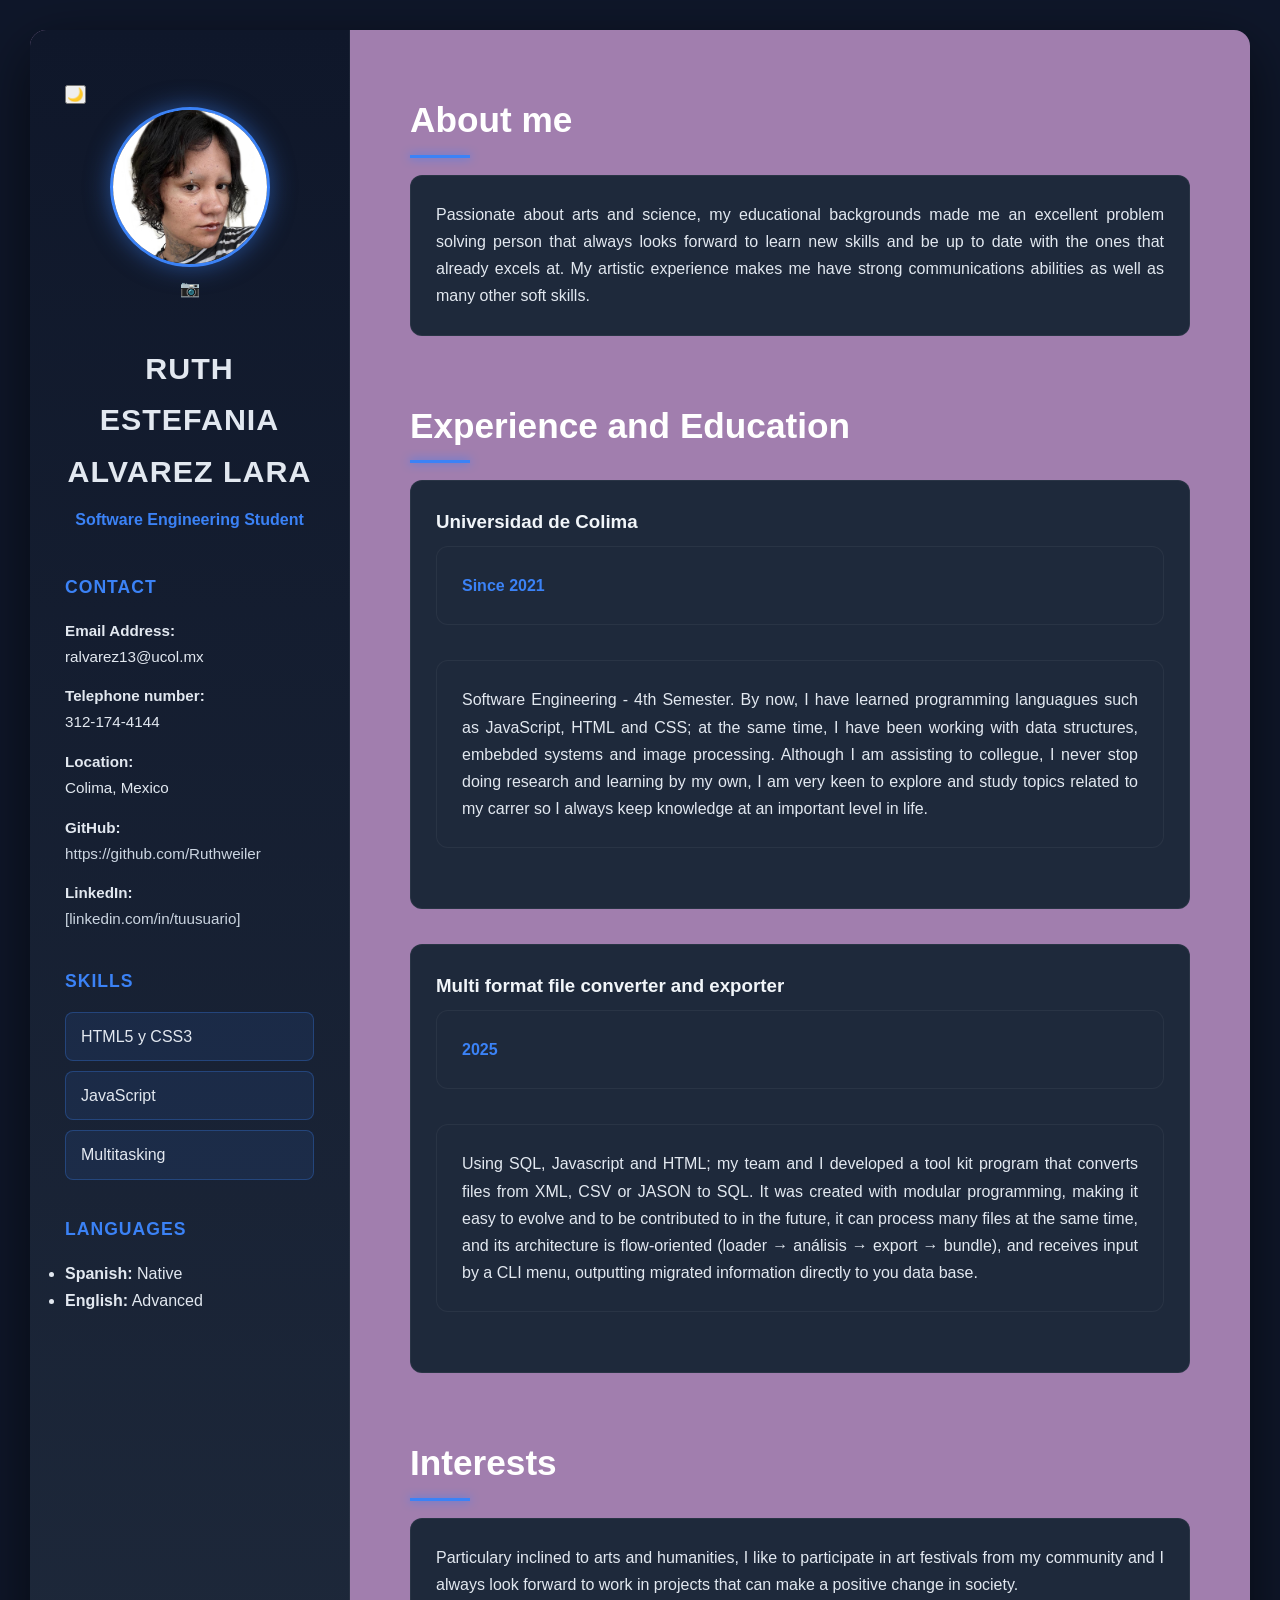
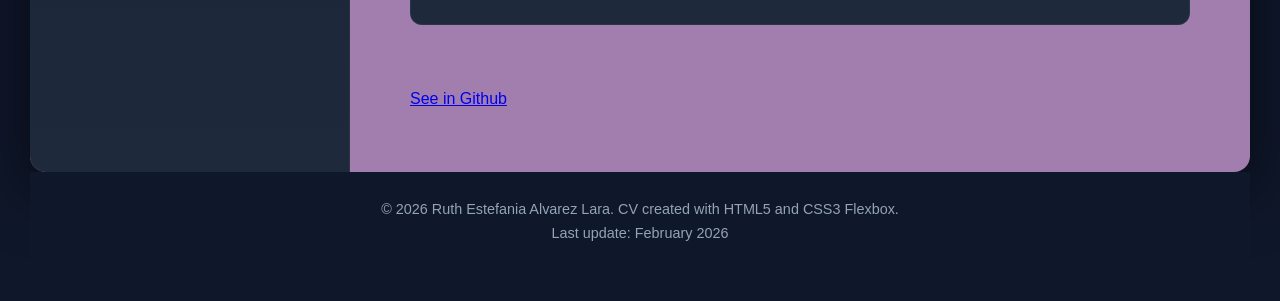
<file: index.html>
<!DOCTYPE html>
<html lang="es">

<head>
    <meta charset="UTF-8">
    <meta name="viewport" content="width=device-width, initial-scale=1.0">
    <title>CV - ALVAREZ LARA RUTH ESTEFANIA</title>
    
    <!-- Vincula tu archivo CSS aquí -->
    <link rel="stylesheet" href="style.css">
    
    <!-- Google Fonts - Puedes cambiar la fuente si quieres -->
    <link href="https://fonts.google.com/specimen/Saira?categoryFilters=Technology:%2FTechnology%2FVariable;600;700&display=swap">
</head>
<body>
    

    <div class="cv-container">

        <!--
             SIDEBAR (Columna Izquierda)
             Aquí va información personal, contacto y habilidades
        -->
        <aside class="sidebar">

            <!-- Botoón Dark mode -->
            <button id="themeToggle" aria-label="Cambiar tema">🌙</button>
            <script>
                const toggle = document.getElementById("themeToggle");
                toggle.addEventListener("click", () => {
                    document.body.classList.toggle("dark-mode");
                });
            </script>

            <!-- FOTO DE PERFIL (opcional - puedes quitar si no tienes) -->
            <div class="profile-photo">

                <img src="FOTO.jpeg" alt="RUTH ESTEFANIA ALVAREZ LARA">

                <div class="photo-placeholder">
                    📷
                </div>
            </div>

            <!-- NOMBRE Y TÍTULO -->
            <div class="sidebar-header">
                <h1>RUTH ESTEFANIA ALVAREZ LARA</h1>
                <p class="job-title">Software Engineering Student</p>
                <!-- Ejemplo: Estudiante de Ingeniería de Software -->
            </div>

            <!-- INFORMACIÓN DE CONTACTO -->
            <section class="sidebar-section">
                <h2>Contact</h2>
                <ul class="contact-list">
                    <li>
                        <strong>Email Address:</strong><br>
                        ralvarez13@ucol.mx
                    </li>
                    <li>
                        <strong>Telephone number:</strong><br>
                        312-174-4144
                    </li>
                    <li>
                        <strong>Location:</strong><br>
                        Colima, Mexico
                    </li>
                    <li>
                        <strong>GitHub:</strong><br>
                        <a href="#">https://github.com/Ruthweiler</a>
                    </li>
                    <li>
                        <strong>LinkedIn:</strong><br>
                        <a href="#">[linkedin.com/in/tuusuario]</a>
                    </li>
                </ul>
            </section>

            <!-- HABILIDADES TÉCNICAS -->
            <section class="sidebar-section">
                <h2>Skills</h2>
                <ul class="skills-list">
                    <!-- Personaliza con TUS habilidades reales -->
                    <li>HTML5 y CSS3</li>
                    <li>JavaScript</li>
                    <li>Multitasking</li>

                    <!-- Agrega más si tienes -->
                </ul>
            </section>

            <!-- IDIOMAS (opcional) -->
            <section class="sidebar-section">
                <h2>Languages</h2>
                <ul class="languages-list">
                    <li>
                        <strong>Spanish:</strong> Native
                    </li>
                    <li>
                        <strong>English:</strong> Advanced
                    </li>
                </ul>
            </section>

        </aside>

        <!-- 
             MAIN CONTENT (Columna Derecha)
             Aquí va el contenido principal: sobre ti, experiencia, educación
        -->
        <main class="main-content">



            <!-- SOBRE MÍ -->
            <section class="content-section">
                <h2>About me</h2>
                <p>
                    Passionate about arts and science, my educational backgrounds
                    made me an excellent problem solving person that always looks forward
                    to learn new skills and be up to date with the ones that already excels
                    at. My artistic experience makes me have strong communications abilities
                    as well as many other soft skills.
                </p>

            </section>

            <!-- EXPERIENCIA Y EDUCACIÓN -->
            <section class="content-section">
                <h2>Experience and Education</h2>

                <div class="experience-item">
                    <h3>Universidad de Colima</h3>
                    <p class="date-range">Since 2021</p>
                    <p class="description">
                        Software Engineering - 4th Semester.
                        By now, I have learned programming languagues such as JavaScript,
                        HTML and CSS; at the same time,  I have been working with data structures, embebded systems and image
                        processing. Although I am assisting to collegue, I never stop doing research and learning by my own,
                        I am very keen to explore and study topics related to my carrer so I always keep knowledge at an important level
                        in life.
                    </p>
                </div>

                <div class="experience-item">
                    <h3>Multi format file converter and exporter</h3>
                    <p class="date-range">2025</p>
                    <p class="description">
                        Using SQL, Javascript and HTML; my team and I developed a tool kit program that converts files from XML, CSV or JASON to SQL.
                        It was created with modular programming, making it easy to evolve and to be contributed to in the future, it can process many files
                        at the same time, and its architecture is flow-oriented (loader → análisis → export → bundle), and receives input by a CLI
                        menu, outputting migrated information directly to you data base.
                    </p>
                </div>


            </section>




            <!-- INTERESES (opcional - puedes quitar si no quieres) -->
            <section class="content-section">
                <h2>Interests</h2>
                <p>
                    Particulary inclined to arts and humanities, I like to participate in art festivals from my community
                    and I always look forward to work in projects that can make a positive change in society.
                </p>
            </section>

            <a href="https://github.com/Ruthweiler/Portfolio" target="_blank" aria-label="Ver proyecto en GitHub">See in Github</a>

        </main>

    </div>

    

    <!-- FOOTER -->
    <footer class="cv-footer">
        <p>&copy; 2026 Ruth Estefania Alvarez Lara. CV created with HTML5 and CSS3 Flexbox.</p>
        <p>Last update: February 2026</p>
    </footer>


</body>
</html>
</file>
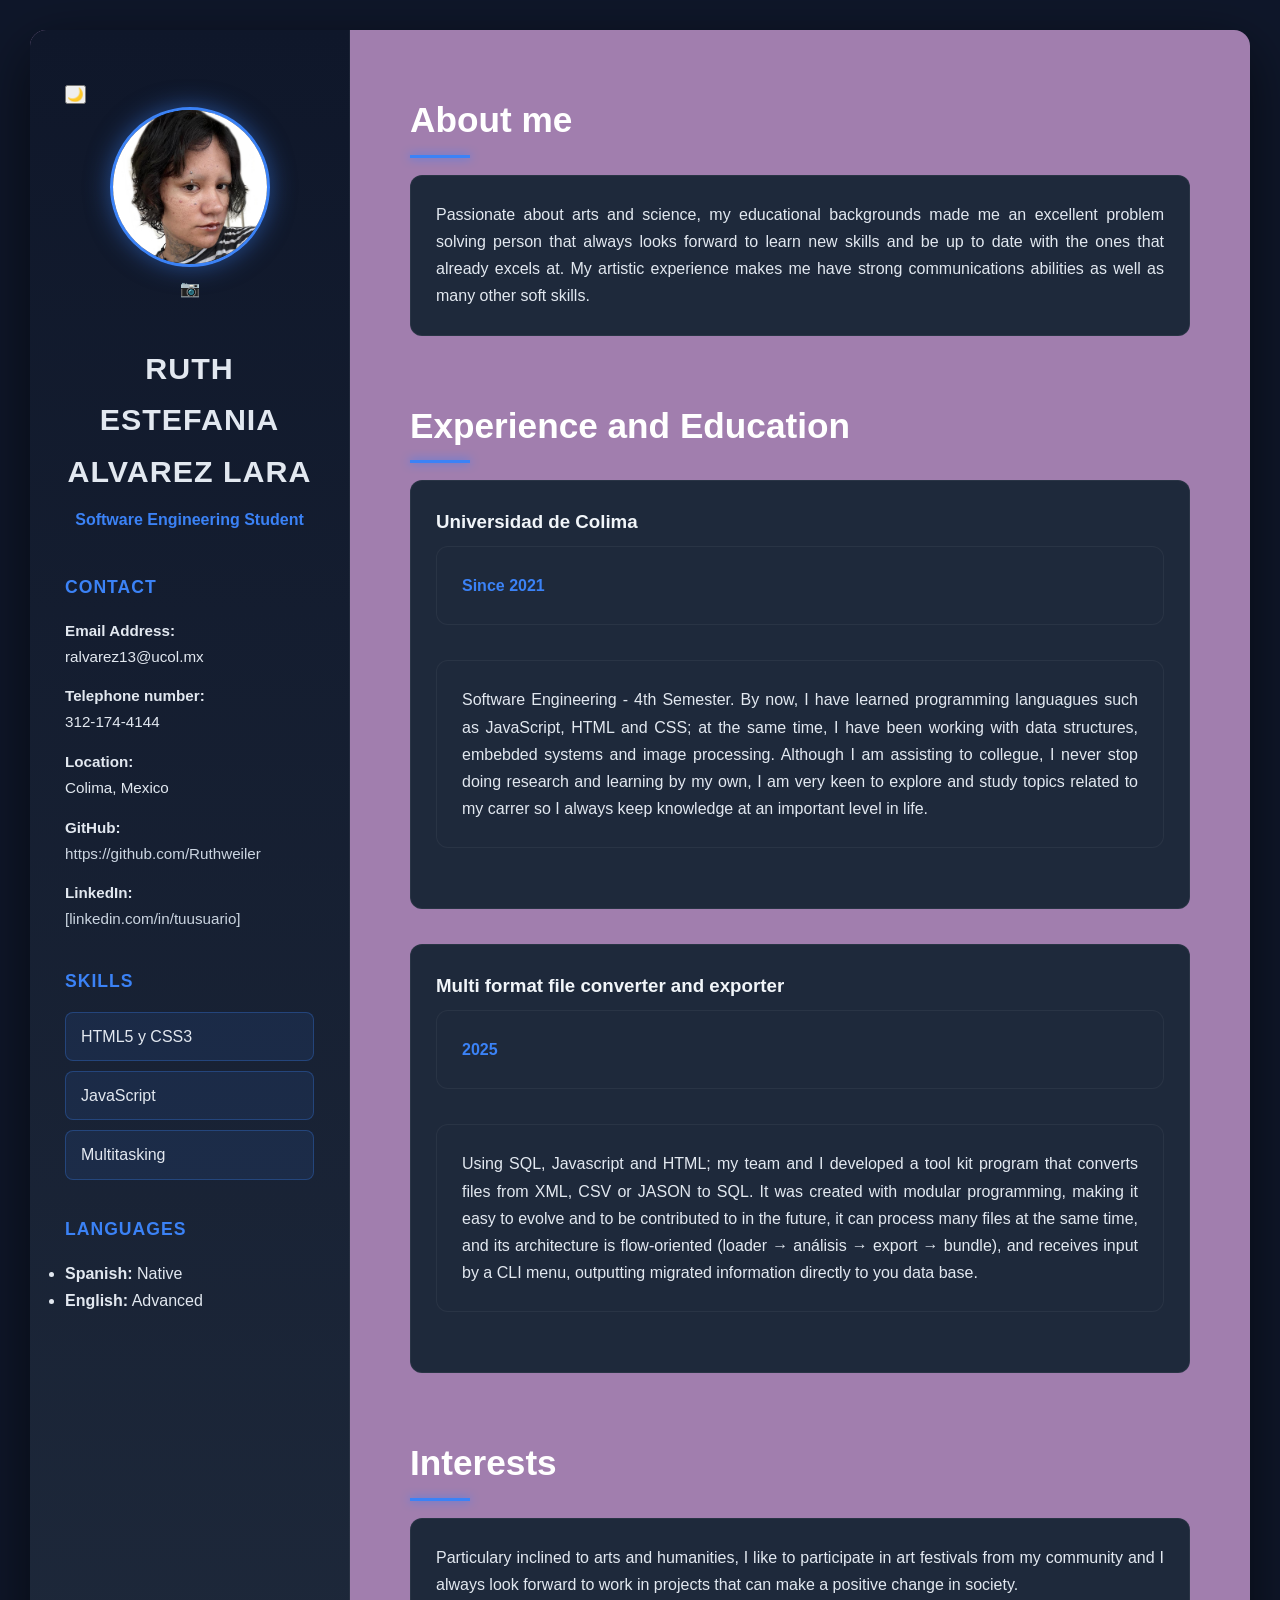
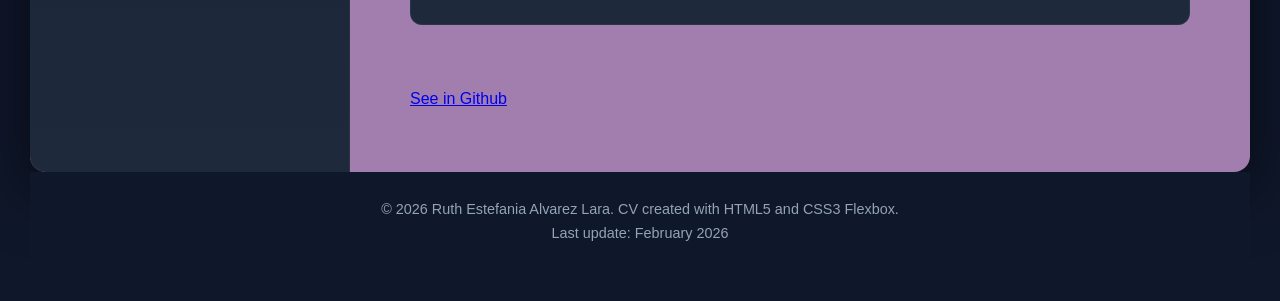
<file: CV.html>
<!DOCTYPE html>
<html lang="es">

<head>
    <meta charset="UTF-8">
    <meta name="viewport" content="width=device-width, initial-scale=1.0">
    <title>CV - ALVAREZ LARA RUTH ESTEFANIA</title>
    
    <!-- Vincula tu archivo CSS aquí -->
    <link rel="stylesheet" href="style.css">
    
    <!-- Google Fonts - Puedes cambiar la fuente si quieres -->
    <link href="https://fonts.google.com/specimen/Saira?categoryFilters=Technology:%2FTechnology%2FVariable;600;700&display=swap">
</head>
<body>
    

    <div class="cv-container">

        <!--
             SIDEBAR (Columna Izquierda)
             Aquí va información personal, contacto y habilidades
        -->
        <aside class="sidebar">

            <!-- Botoón Dark mode -->
            <button id="themeToggle" aria-label="Cambiar tema">🌙</button>
            <script>
                const toggle = document.getElementById("themeToggle");
                toggle.addEventListener("click", () => {
                    document.body.classList.toggle("dark-mode");
                });
            </script>

            <!-- FOTO DE PERFIL (opcional - puedes quitar si no tienes) -->
            <div class="profile-photo">

                <img src="FOTO.jpeg" alt="RUTH ESTEFANIA ALVAREZ LARA">

                <div class="photo-placeholder">
                    📷
                </div>
            </div>

            <!-- NOMBRE Y TÍTULO -->
            <div class="sidebar-header">
                <h1>RUTH ESTEFANIA ALVAREZ LARA</h1>
                <p class="job-title">Software Engineering Student</p>
                <!-- Ejemplo: Estudiante de Ingeniería de Software -->
            </div>

            <!-- INFORMACIÓN DE CONTACTO -->
            <section class="sidebar-section">
                <h2>Contact</h2>
                <ul class="contact-list">
                    <li>
                        <strong>Email Address:</strong><br>
                        ralvarez13@ucol.mx
                    </li>
                    <li>
                        <strong>Telephone number:</strong><br>
                        312-174-4144
                    </li>
                    <li>
                        <strong>Location:</strong><br>
                        Colima, Mexico
                    </li>
                    <li>
                        <strong>GitHub:</strong><br>
                        <a href="#">https://github.com/Ruthweiler</a>
                    </li>
                    <li>
                        <strong>LinkedIn:</strong><br>
                        <a href="#">[linkedin.com/in/tuusuario]</a>
                    </li>
                </ul>
            </section>

            <!-- HABILIDADES TÉCNICAS -->
            <section class="sidebar-section">
                <h2>Skills</h2>
                <ul class="skills-list">
                    <!-- Personaliza con TUS habilidades reales -->
                    <li>HTML5 y CSS3</li>
                    <li>JavaScript</li>
                    <li>Multitasking</li>

                    <!-- Agrega más si tienes -->
                </ul>
            </section>

            <!-- IDIOMAS (opcional) -->
            <section class="sidebar-section">
                <h2>Languages</h2>
                <ul class="languages-list">
                    <li>
                        <strong>Spanish:</strong> Native
                    </li>
                    <li>
                        <strong>English:</strong> Advanced
                    </li>
                </ul>
            </section>

        </aside>

        <!-- 
             MAIN CONTENT (Columna Derecha)
             Aquí va el contenido principal: sobre ti, experiencia, educación
        -->
        <main class="main-content">



            <!-- SOBRE MÍ -->
            <section class="content-section">
                <h2>About me</h2>
                <p>
                    Passionate about arts and science, my educational backgrounds
                    made me an excellent problem solving person that always looks forward
                    to learn new skills and be up to date with the ones that already excels
                    at. My artistic experience makes me have strong communications abilities
                    as well as many other soft skills.
                </p>

            </section>

            <!-- EXPERIENCIA Y EDUCACIÓN -->
            <section class="content-section">
                <h2>Experience and Education</h2>

                <div class="experience-item">
                    <h3>Universidad de Colima</h3>
                    <p class="date-range">Since 2021</p>
                    <p class="description">
                        Software Engineering - 4th Semester.
                        By now, I have learned programming languagues such as JavaScript,
                        HTML and CSS; at the same time,  I have been working with data structures, embebded systems and image
                        processing. Although I am assisting to collegue, I never stop doing research and learning by my own,
                        I am very keen to explore and study topics related to my carrer so I always keep knowledge at an important level
                        in life.
                    </p>
                </div>

                <div class="experience-item">
                    <h3>Multi format file converter and exporter</h3>
                    <p class="date-range">2025</p>
                    <p class="description">
                        Using SQL, Javascript and HTML; my team and I developed a tool kit program that converts files from XML, CSV or JASON to SQL.
                        It was created with modular programming, making it easy to evolve and to be contributed to in the future, it can process many files
                        at the same time, and its architecture is flow-oriented (loader → análisis → export → bundle), and receives input by a CLI
                        menu, outputting migrated information directly to you data base.
                    </p>
                </div>


            </section>




            <!-- INTERESES (opcional - puedes quitar si no quieres) -->
            <section class="content-section">
                <h2>Interests</h2>
                <p>
                    Particulary inclined to arts and humanities, I like to participate in art festivals from my community
                    and I always look forward to work in projects that can make a positive change in society.
                </p>
            </section>

            <a href="https://github.com/Ruthweiler/Portfolio" target="_blank" aria-label="Ver proyecto en GitHub">See in Github</a>

        </main>

    </div>

    

    <!-- FOOTER -->
    <footer class="cv-footer">
        <p>&copy; 2026 Ruth Estefania Alvarez Lara. CV created with HTML5 and CSS3 Flexbox.</p>
        <p>Last update: February 2026</p>
    </footer>


</body>
</html>
</file>
<file: style.css>
/* 

STYLE.CSS - NIVEL AVANZADO

*/

/*RESET Y BASE*/
* {
    /* Reset básico */
    margin: 0; /* Elimina márgenes por defecto */
    padding: 0; /* Elimina padding por defecto */
    box-sizing: border-box; /* incluye el padding y el border en el ancho total */
}


body {
    /* Configuración general de la página */
    font-family: 'Sans Serif Collection', 'Saira', sans-serif; /* Tipografía */
    background: #0f172a; /* Azul oscuro profundo */
    color: #e2e8f0; /* Gris claro  */
    line-height: 1.7; /* Interlineado*/
    padding: 30px; /* Espacio exterior */
    text-align: justify;

    /*Implementación de variables para mejorar escalabilidad y manejo*/
    background: var(--bg-primary);
    color: var(--text-primary);

}


/*CONTAINER PRINCIPAL CON FLEXBOX*/

.cv-container {
    /* IMPORTANTE: Aquí activas Flexbox para el layout de 2 columnas */
    display: flex; /* Activa Flexbox */
    max-width: 1300px; /* anchura estilo dashboard */
    margin: 0 auto; /* Centrado */
    background: #A17EAE; /* Fondo oscuro */
    border-radius: 16px; /* Bordes suaves  */
    box-shadow: 0 20px 60px rgba(0,0,0,0.6); /* Sombra profunda */
    overflow: hidden; /* Evita desbordes */
    animation: fadeSlideUp 0.8s ease-out; /* animación */
}

/* SIDEBAR (Columna izquierda) */
.sidebar {
    /* Ancho fijo, no crece ni encoge */
    flex: 0 0 320px; /* Ancho fijo*/
    background: linear-gradient(180deg, #0f172a, #1e293b); /* Gradiente vertical */
    padding: 50px 35px; /* Espaciado generoso */
    border-right: 1px solid rgba(255,255,255,0.05); /* Línea sutil divisoria */

}

/* --- Foto de perfil --- */
.profile-photo {
    text-align: center; /* Centrado */
    margin-bottom: 40px;
}

    .profile-photo img {
        width: 160px; /*Ancho*/
        height: 160px; /*Alto*/
        border-radius: 50%; /* Circular */
        object-fit: cover; /* Cubre todo el espacio sin deformarse */
        border: 3px solid #3b82f6; /* Azul eléctrico */
        box-shadow: 0 0 25px rgba(59,130,246,0.5); /* Glow*/
        transition: all 0.3s ease; /* Transición*/
    }

        .profile-photo img:hover {
            transform: scale(1.05); /* Zoom suave */
            box-shadow: 0 0 40px rgba(59,130,246,0.8); /* Glow más fuerte */
        }


/* --- Header del sidebar --- */
.sidebar-header {
    text-align: center; /* Alineado al centro*/
    margin-bottom: 40px; /* Espacio hacia abajo*/
}

    .sidebar-header h1 {
        font-size: 1.9em; /* Tamaño de la letra*/
        font-weight: 700; /* Nivel de intensidad de la letra*/
        letter-spacing: 1px; /* Espaciado */
    }

.job-title {
    color: #3b82f6; /* Azul eléctrico */
    font-weight: 600; /* Nivel de intensidad de la letra*/
    margin-top: 8px; /* Espacio superior*/
}

/* --- Secciones del sidebar --- */
.sidebar-section {
    margin-bottom: 35px; /* Espacio inferior*/
}

    .sidebar-section h2 {
        font-size: 1.1em;
        margin-bottom: 15px;
        text-transform: uppercase; /* Estilo tech */
        letter-spacing: 1px;
        color: #3b82f6;
    }

/* --- Listas --- */
.contact-list {
    list-style: none;
}

    .contact-list li {
        margin-bottom: 14px;
        font-size: 0.95em;
    }

    .contact-list a {
        color: #cbd5e1;
        text-decoration: none;
        transition: all 0.3s ease;
    }

        .contact-list a:hover {
            color: #3b82f6; /* Azul tech */
            transform: translateX(5px); /* Movimiento lateral */
        }

/* Skills */
.skills-list {
    list-style: none;
}

    .skills-list li {
        background: rgba(59,130,246,0.1); /* Fondo azul translúcido */
        border: 1px solid rgba(59,130,246,0.3);
        padding: 10px 15px;
        margin-bottom: 10px;
        border-radius: 8px;
        transition: all 0.3s ease;
    }

        .skills-list li:hover {
            background: rgba(59,130,246,0.2);
            transform: translateX(4px);
        }

/*MAIN CONTENT*/

.main-content {
    flex: 1; /* Ocupa espacio restante */
    padding: 60px; /* Espaciado amplio */
}

/* Secciones */
.content-section {
    margin-bottom: 60px;
}

.content-section p {
    margin-bottom: 35px;
    padding: 25px;
    background: #1e293b; /* Fondo tipo card */
    border-radius: 12px;
    border: 1px solid rgba(255,255,255,0.05);
    transition: all 0.3s ease;
}

    .content-section h2 {
        font-size: 2.2em;
        margin-bottom: 25px;
        color: white;
        position: relative;
    }

        /* Línea debajo del título */
        .content-section h2::after {
            content: "";
            position: absolute;
            left: 0;
            bottom: -8px;
            width: 60px;
            height: 3px;
            background: #3b82f6; /* Línea azul */
            box-shadow: 0 0 10px #3b82f6; /* Glow sutil */
        }

/* Experiencia */
.experience-item {
    margin-bottom: 35px;
    padding: 25px;
    background: #1e293b; /* Fondo tipo card */
    border-radius: 12px;
    border: 1px solid rgba(255,255,255,0.05);
    transition: all 0.3s ease;
}

    .experience-item:hover {
        transform: translateY(-5px); /* Eleva */
        box-shadow: 0 10px 30px rgba(0,0,0,0.4);
    }

    .experience-item h3 {
        margin-bottom: 8px;
        color: #f1f5f9;
    }

.date-range {
    color: #3b82f6;
    font-weight: 600;
    margin-bottom: 12px;
}



 


/*FOOTER*/

.cv-footer {
    background: #0f172a;
    padding: 25px;
    text-align: center;
    font-size: 0.9em;
    color: #94a3b8; /* Gris azulado */
}

/*RESPONSIVE*/

/* Tablets */
@media (max-width: 1024px) {

    .cv-container {
        flex-direction: column; /* Cambia a vertical */
    }

    .sidebar {
        flex: 1;
        border-right: none;
        border-bottom: 1px solid rgba(255,255,255,0.05);
    }

    .main-content {
        padding: 40px;
    }
}

/* Móviles */
@media (max-width: 768px) {

    body {
        padding: 15px;
    }

    .main-content {
        padding: 30px;
    }

    .profile-photo img {
        width: 130px;
        height: 130px;
    }

    .content-section h2 {
        font-size: 1.8em;
    }
}

/* Móviles pequeños */
@media (max-width: 480px) {

    .main-content {
        padding: 20px;
    }

    .experience-item,
    .project-item {
        padding: 18px;
    }
}

/*ELEMENTOS ADICIONALES/CREATIVOS (Opcional - para destacar)*/

/* Tus estilos personalizados aquí */

/* Animación extra */
@keyframes fadeSlideUp {
    from {
        opacity: 0;
        transform: translateY(30px);
    }

    to {
        opacity: 1;
        transform: translateY(0);
    }
}

:root {
    --bg-primary: #0f172a; /* Fondo principal */
    --bg-secondary: #111827; /* Contenedor */
    --card-bg: #1e293b; /* Fondo cards */
    --accent: #3b82f6; /* Azul eléctrico */
    --text-primary: #e2e8f0; /* Texto claro */
    --text-muted: #94a3b8; /* Texto secundario */
    --radius-lg: 16px; /* Border radius grande */
    --transition: all 0.3s ease; /* Transición global */
}

a:focus,
button:focus {
    outline: 2px solid var(--accent);
    outline-offset: 3px;
}
/* Botón modo oscuro */
.dark-mode {
    --bg-primary: #0f172a;
    --bg-secondary: #111827;
    --card-bg: #ffffff;
    --text-primary: #94a3b8;
}


html {
    scroll-behavior: smooth; /* Scroll suave */
}

/*POR MOTIVOS DE LIMPIEZA Y ENTENDIMIENTO, AGREGUÉ ALGUNOS DETALLES DE 
    FUNCIONALIDADES EXTRA JUNTO CON LAS FUNCIONALIDADES REGULARES*/
</file>
